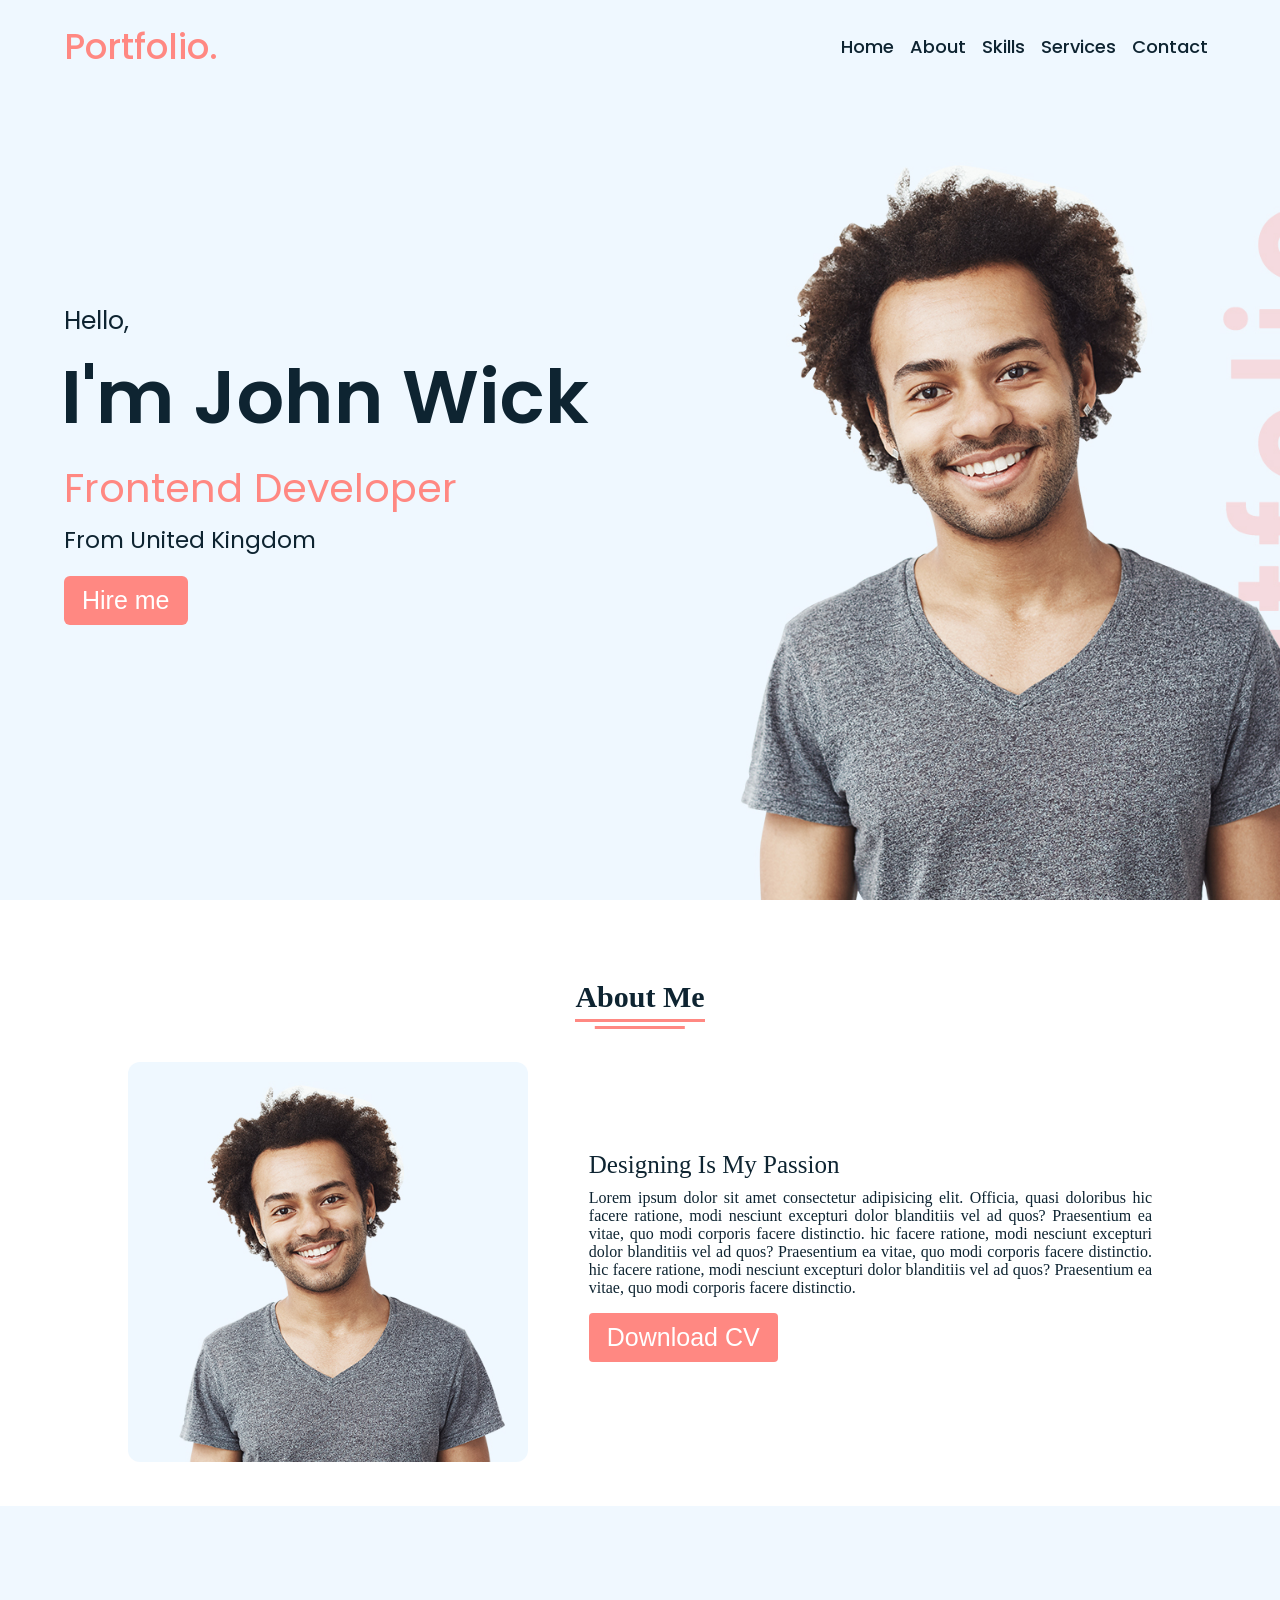
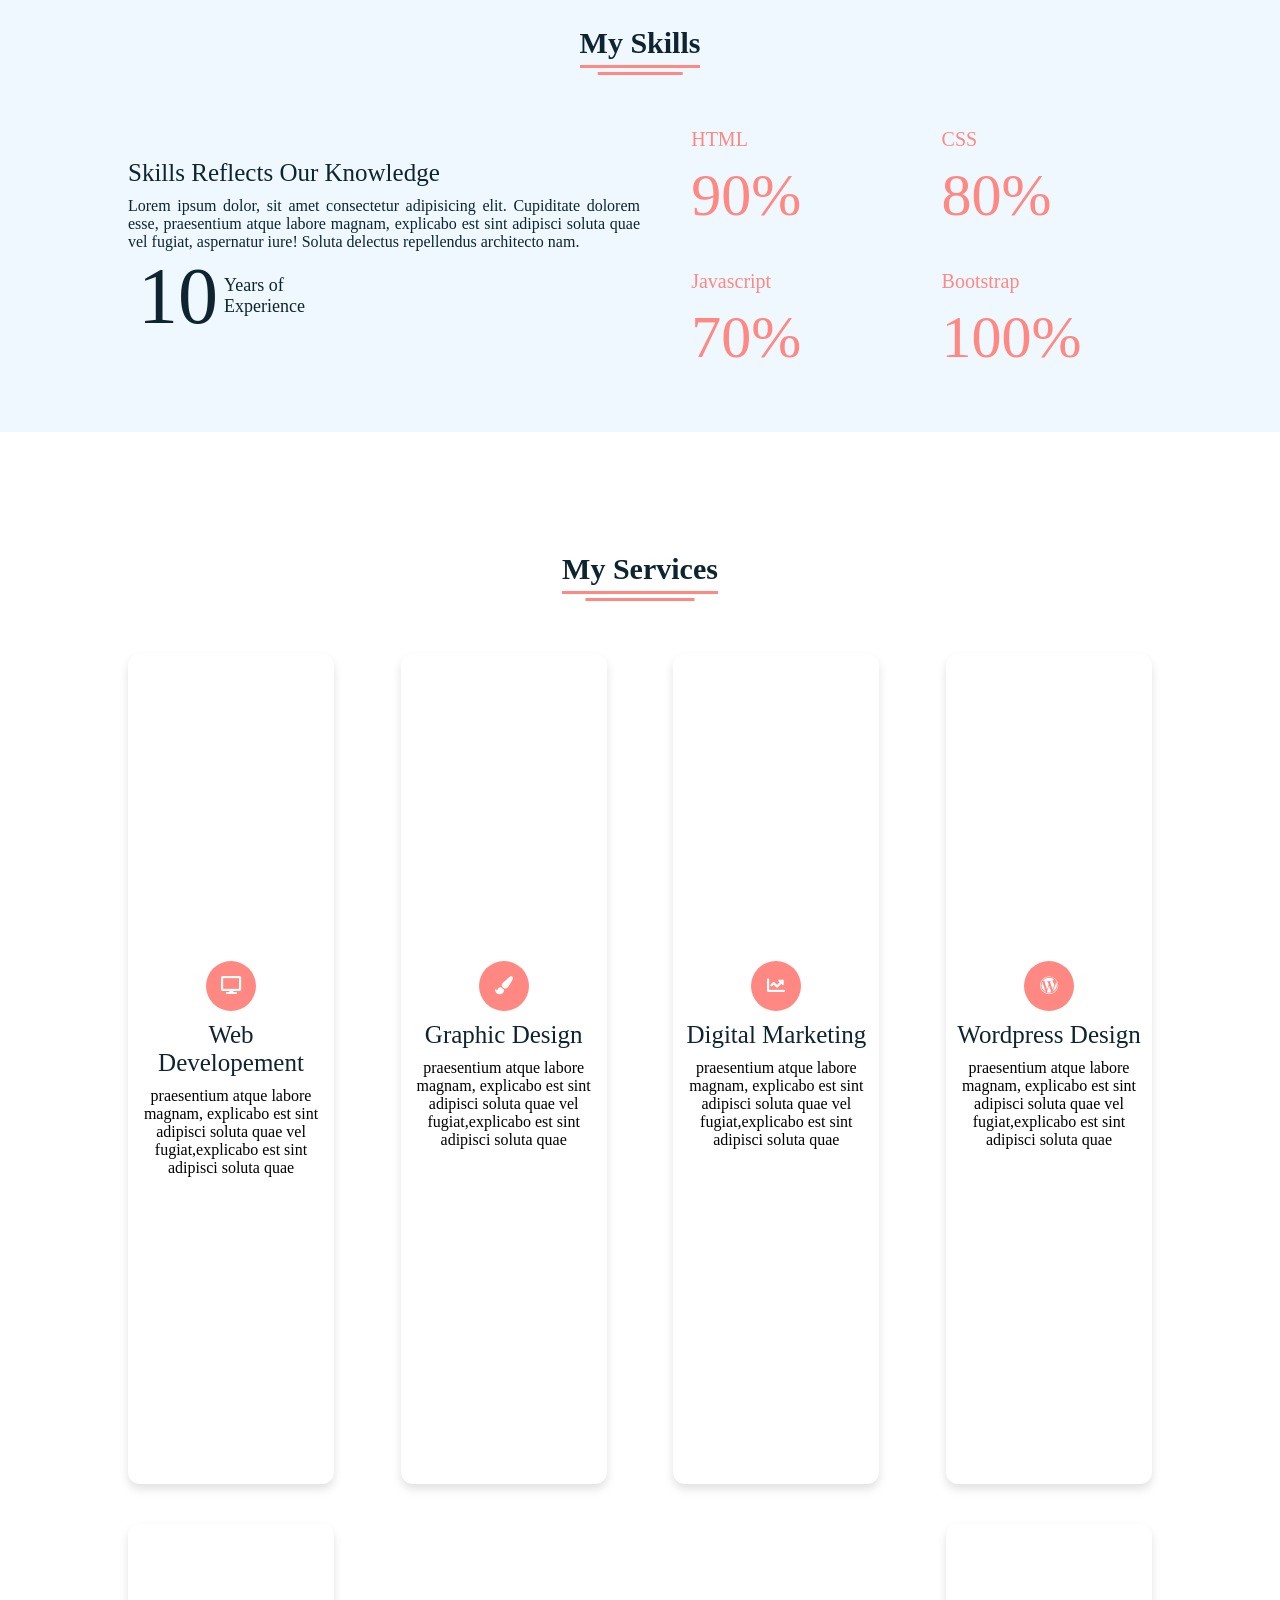
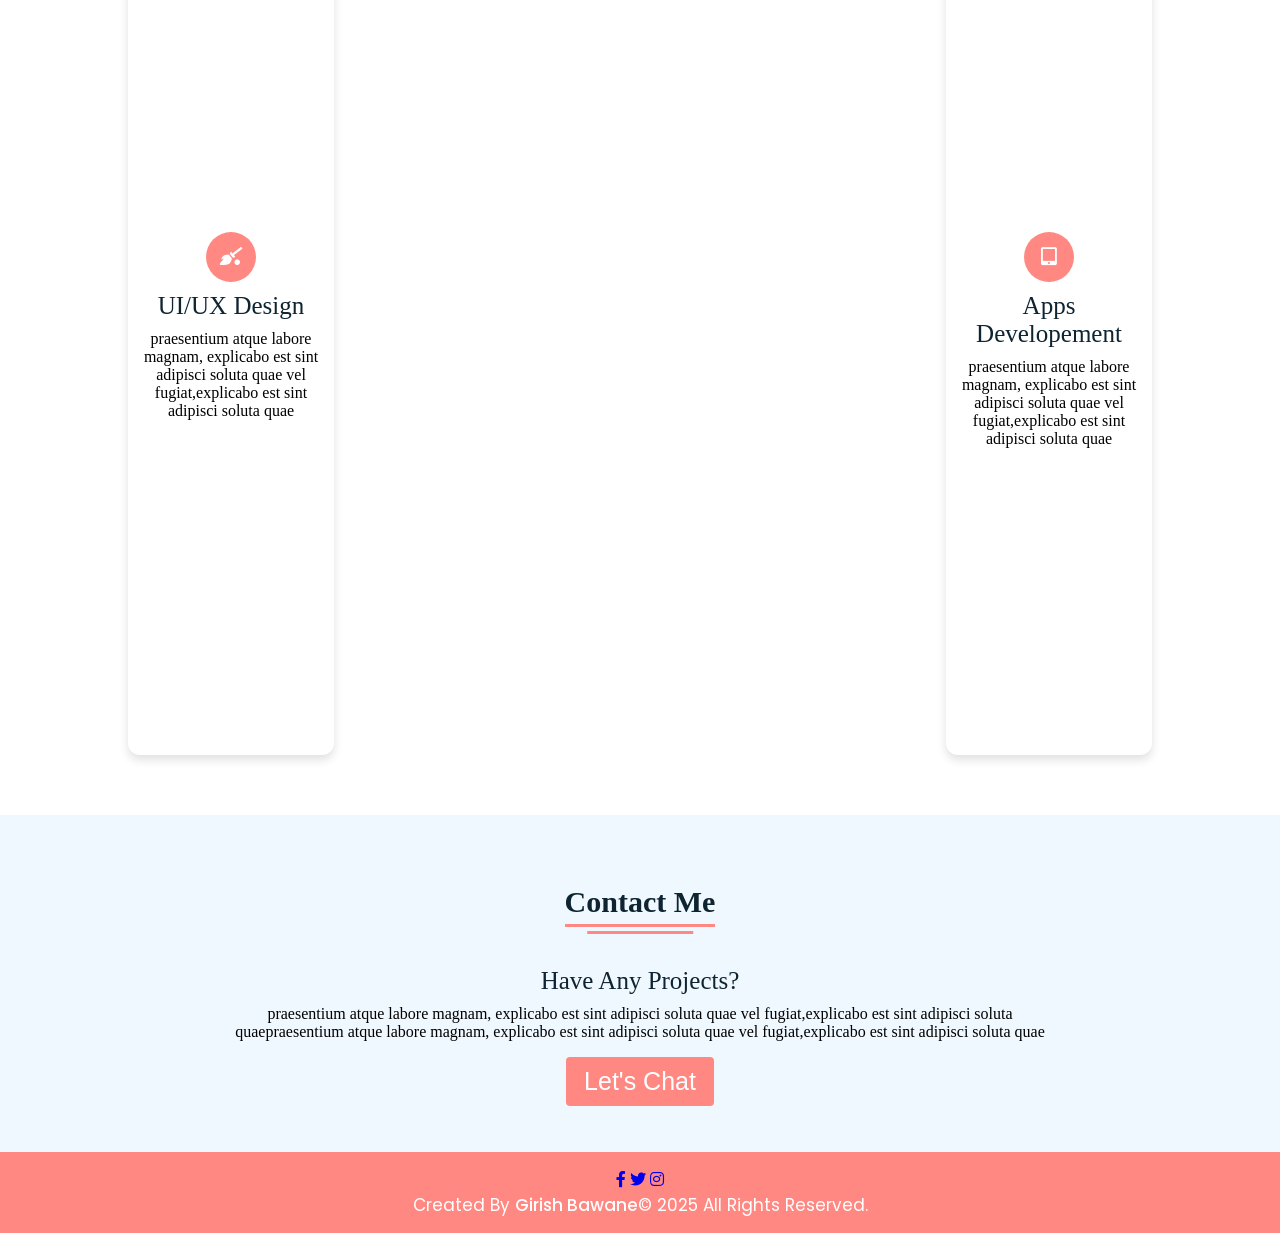
<file: Task - 1/index.html>
<!DOCTYPE html>
<html lang="en">
<head>
    <meta charset="UTF-8">
    <title> Responsive Landing Page using HTML CSS And Javascript</title>
    <link rel="stylesheet" href="style.css">
     <link rel="stylesheet" href="https://cdnjs.cloudflare.com/ajax/libs/font-awesome/5.15.2/css/all.min.css"/>
    <meta name="viewport" content="width=device-width, initial-scale=1.0">
</head>
<body>

    
     <div class="scroll-button">
        <a href="#home"><i class="fas fa-arrow-up"></i></a>
     </div>
<nav>
    <div class="navbar">
        <div class="logo"> <a href="#">Portfolio.</a></div>
        <ul class="menu" id="navLink">
            <li><a href="#home">Home</a></li>
            <li><a href="#about">About</a></li>
            <li><a href="#skills">Skills</a></li>
            <li><a href="#services">Services</a></li>
            <li><a href="#contact">Contact</a></li>
        </ul>
      <i class="fas fa-bars" id="menuOpen"></i>
      <i class="fas fa-times" id="menuClose"></i>
    </div>
      
  </nav>

 
   <section class="home" id="home">
    <div class="home-content">
        <div class="text"> 
<div class="text-one">Hello,</div>
<div class="text-two">I'm John Wick</div>
<div class="text-three">Frontend Developer</div>
<div class="text-four">From United Kingdom</div>
        </div>
        <div class="button">
            <button>Hire me</button>
        </div>
    </div>
   </section>


<section class="about" id="about">
    <div class="content">
        <div class="title"><span>About Me</span></div>
        <div class="about-details">
            <div class="left">
                <img src="images/about.jpg" alt="Portfolio">
            </div>
            <div class="right">
                <div class="topic">Designing Is My Passion</div>
                <p>Lorem ipsum dolor sit amet consectetur adipisicing elit. Officia, quasi doloribus
                     hic facere ratione, modi nesciunt excepturi dolor blanditiis vel ad quos? Praesentium
                      ea vitae, quo modi corporis facere distinctio.
                     hic facere ratione, modi nesciunt excepturi dolor blanditiis vel ad quos? Praesentium
                      ea vitae, quo modi corporis facere distinctio.
                       hic facere ratione, modi nesciunt excepturi dolor blanditiis vel ad quos? Praesentium
                      ea vitae, quo modi corporis facere distinctio.
                    </p>
                    <div class="button">
                        <button>Download CV</button>
                    </div>
            </div>
        </div>
    </div>
</section>

 <section class="skills" id="skills">
    <div class="content">
        <div class="title"><span>My Skills</span></div>
        <div class="skills-details">
            <div class="text">
                <div class="topic">Skills Reflects Our Knowledge</div>
                <p>Lorem ipsum dolor, sit amet consectetur adipisicing elit. Cupiditate dolorem esse,
                     praesentium atque labore magnam, explicabo est sint adipisci soluta quae vel fugiat, 
                     aspernatur iure! Soluta delectus repellendus architecto nam.</p>
                     <div class="experience">
                        <div class="num">10</div>
                        <div class="exp">Years of <br>Experience</div>
                     </div>
            </div>
            <div class="boxes">
                <div class="box">
                    <div class="topic">HTML</div>
                    <div class="per">90%</div>
                </div>
                 <div class="box">
                    <div class="topic">CSS</div>
                    <div class="per">80%</div>
                </div>
                 <div class="box">
                    <div class="topic">Javascript</div>
                    <div class="per">70%</div>
                </div>
                 <div class="box">
                    <div class="topic">Bootstrap</div>
                    <div class="per">100%</div>
                </div>
            </div>
        </div>
    </div>
 </section>
 
  <section class="services" id="services">
<div class="content">
    <div class="title"><span>My Services</span></div>
    <div class="boxes">
        <div class="box">
            <div class="icon">
                <i class="fas fa-desktop"></i>
            </div>
            <div class="topic">Web Developement</div>
            <p>praesentium atque labore magnam, explicabo est sint adipisci 
                soluta quae vel fugiat,explicabo est sint adipisci soluta quae</p>
        </div>
         <div class="box">
            <div class="icon">
                <i class="fas fa-paint-brush"></i>
            </div>
            <div class="topic">Graphic Design</div>
            <p>praesentium atque labore magnam, explicabo est sint adipisci 
                soluta quae vel fugiat,explicabo est sint adipisci soluta quae</p>
        </div>
         <div class="box">
            <div class="icon">
                <i class="fas fa-chart-line"></i>
            </div>
            <div class="topic">Digital Marketing</div>
            <p>praesentium atque labore magnam, explicabo est sint adipisci 
                soluta quae vel fugiat,explicabo est sint adipisci soluta quae</p>
        </div>
         <div class="box">
            <div class="icon">
                <i class="fab fa-wordpress"></i>
            </div>
            <div class="topic">Wordpress Design</div>
            <p>praesentium atque labore magnam, explicabo est sint adipisci 
                soluta quae vel fugiat,explicabo est sint adipisci soluta quae</p>
        </div>
         <div class="box">
            <div class="icon">
                <i class="fas fa-quidditch"></i>
            </div>
            <div class="topic">UI/UX Design</div>
            <p>praesentium atque labore magnam, explicabo est sint adipisci 
                soluta quae vel fugiat,explicabo est sint adipisci soluta quae</p>
        </div>
         <div class="box">
            <div class="icon">
                <i class="fas fa-tablet-alt"></i>
            </div>
            <div class="topic">Apps Developement</div>
            <p>praesentium atque labore magnam, explicabo est sint adipisci 
                soluta quae vel fugiat,explicabo est sint adipisci soluta quae</p>
        </div>
    </div>
</div>
  </section>


  
<section class="contact" id="contact">
    <div class="content">
        <div class="title"><span>Contact Me</span></div>
        <div class="text">
            <div class="topic">Have Any Projects?</div>
            <p>praesentium atque labore magnam, explicabo est sint adipisci 
                soluta quae vel fugiat,explicabo est sint adipisci soluta quaepraesentium atque labore magnam, explicabo est sint adipisci 
                soluta quae vel fugiat,explicabo est sint adipisci soluta quae</p>
                <div class="button">
                    <button>Let's Chat</button>
                </div>
        </div>
    </div>
</section>

 <footer>
     <div class="media-icons">
        <a href="#"><i class="fab fa-facebook-f"></i></a>
        <a href="#"><i class="fab fa-twitter"></i></a>
        <a href="#"><i class="fab fa-instagram"></i></a>
      </div>
    <div class="text">
        <span>Created By <a href="#">Girish Bawane</a>&#169; 2025 All Rights Reserved.</span>
    </div>
 </footer>
  <script src="script.js"></script>  
</body>
</html>
</file>
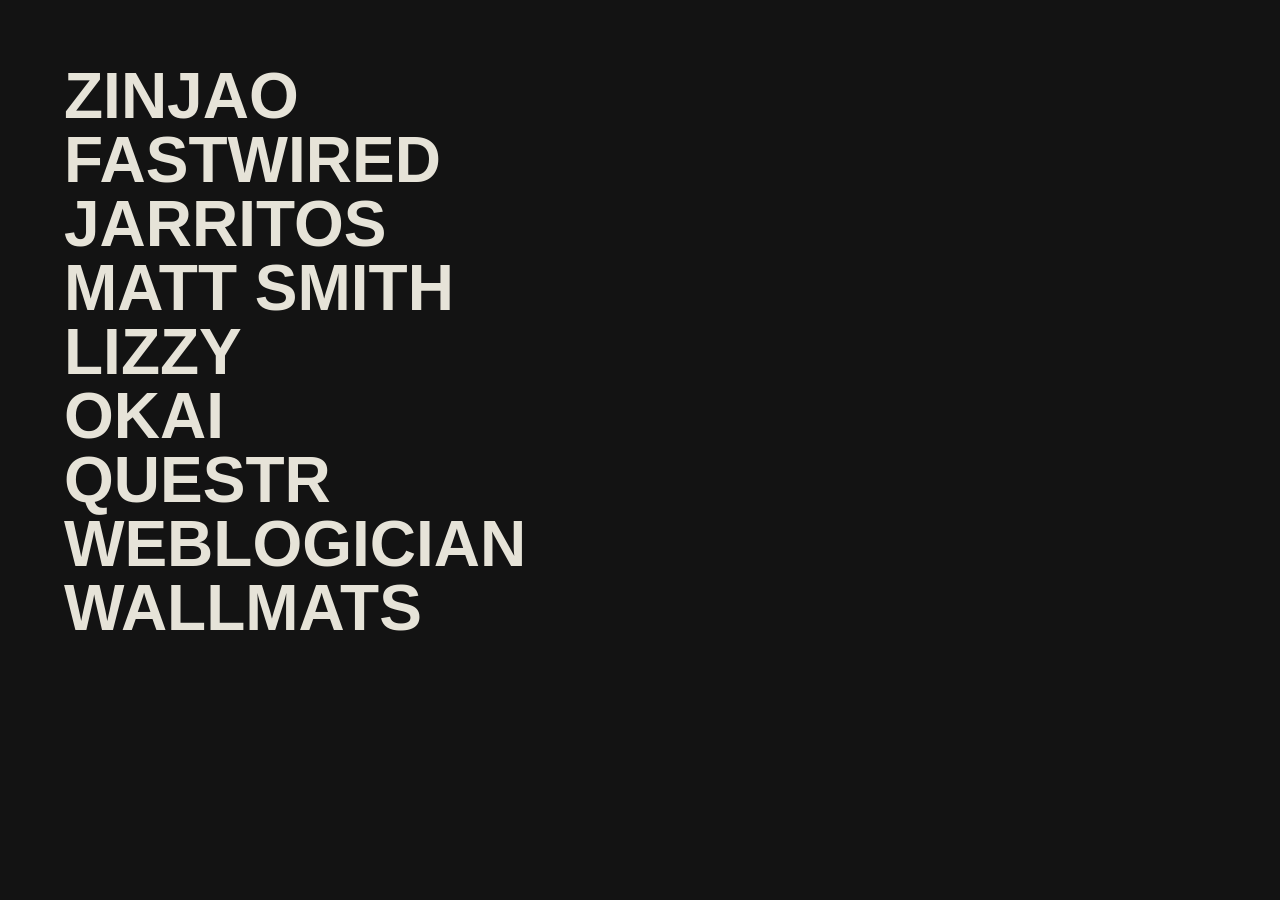
<file: Task - 2/Link Hover Animation/index.html>
<!DOCTYPE html>
<html lang="en">
<head>
    <meta charset="UTF-8">
    <meta name="viewport" content="width=device-width, initial-scale=1.0">
    <title>Link Hover Animation</title>
    <link rel="stylesheet" href="style.css">
</head>
<body>
    <div class="container">
<nav class="menu">
    <div class="menu_item">
<div class="menu_item-image_wrapper">
    <div class="menu_item-image_inner">
        <img src="assets/pexels-babydov-7787693.jpg" alt="" class="menu_item-image">
    </div>
</div>
<span class="menu_item-text">
    <span class="menu_item-innertext">Zinjao</span>
</span>
    </div>
     <div class="menu_item">
<div class="menu_item-image_wrapper">
    <div class="menu_item-image_inner">
        <img src="assets/pexels-brett-sayles-3532438.jpg" alt="" class="menu_item-image">
    </div>
</div>
<span class="menu_item-text">
    <span class="menu_item-innertext">Fastwired</span>
</span>
    </div>
 <div class="menu_item">
<div class="menu_item-image_wrapper">
    <div class="menu_item-image_inner">
        <img src="assets/pexels-cottonbro-4253312.jpg" alt="" class="menu_item-image">
    </div>
</div>
<span class="menu_item-text">
    <span class="menu_item-innertext">Jarritos</span>
</span>
    </div>
     <div class="menu_item">
<div class="menu_item-image_wrapper">
    <div class="menu_item-image_inner">
        <img src="assets/pexels-cottonbro-4974505.jpg" alt="" class="menu_item-image">
    </div>
</div>
<span class="menu_item-text">
    <span class="menu_item-innertext">Matt Smith</span>
</span>
    </div>
     <div class="menu_item">
<div class="menu_item-image_wrapper">
    <div class="menu_item-image_inner">
        <img src="assets/pexels-javon-swaby-197616-2814202.jpg" alt="" class="menu_item-image">
    </div>
</div>
<span class="menu_item-text">
    <span class="menu_item-innertext">Lizzy</span>
</span>
    </div>
     <div class="menu_item">
<div class="menu_item-image_wrapper">
    <div class="menu_item-image_inner">
        <img src="assets/pexels-jessbaileydesign-788946.jpg" alt="" class="menu_item-image">
    </div>
</div>
<span class="menu_item-text">
    <span class="menu_item-innertext">Okai</span>
</span>
    </div>
     <div class="menu_item">
<div class="menu_item-image_wrapper">
    <div class="menu_item-image_inner">
        <img src="assets/pexels-nardo-1870916-3574678.jpg" alt="" class="menu_item-image">
    </div>
</div>
<span class="menu_item-text">
    <span class="menu_item-innertext">Questr</span>
</span>
    </div>
     <div class="menu_item">
<div class="menu_item-image_wrapper">
    <div class="menu_item-image_inner">
        <img src="assets/pexels-pixabay-104842.jpg" alt="" class="menu_item-image">
    </div>
</div>
<span class="menu_item-text">
    <span class="menu_item-innertext">Weblogician</span>
</span>
    </div>
     <div class="menu_item">
<div class="menu_item-image_wrapper">
    <div class="menu_item-image_inner">
        <img src="assets/pexels-thisisengineering-3912514.jpg" alt="" class="menu_item-image">
    </div>
</div>
<span class="menu_item-text">
    <span class="menu_item-innertext">Wallmats</span>
</span>
    </div>
</nav>
    </div>
    <script src="https://cdnjs.cloudflare.com/ajax/libs/gsap/3.13.0/gsap.min.js" integrity="sha512-NcZdtrT77bJr4STcmsGAESr06BYGE8woZdSdEgqnpyqac7sugNO+Tr4bGwGF3MsnEkGKhU2KL2xh6Ec+BqsaHA==" crossorigin="anonymous" referrerpolicy="no-referrer"></script>
    <script src="script.js"></script>
</body>
</html>
</file>
<file: Task - 1/style.css>
@import url('https://fonts.googleapis.com/css2?family=Poppins:ital,wght@0,100;0,200;0,300;0,400;0,500;0,600;0,700;0,800;0,900;1,100;1,200;1,300;1,400;1,500;1,600;1,700;1,800;1,900&display=swap');
*{
margin:0;
padding: 0;
box-sizing: border-box;
text-decoration: none;
scroll-behavior: smooth;
}
:root{
    --primary-color:#ff8882;
    --black-color:#0E2431;
    --white-color:#fff;

}
body{
    font-family: 'poppins',sans-serif;
}
/* custom scrollbar css */
::-webkit-scrollbar{
    width: 10px;
}
::-webkit-scrollbar-track{
    background: #f1f1f1;
}
::-webkit-scrollbar-thumb{
    background: var(--primary-color);
    border-radius: 12px;
    transition: all 0.3s ease;
}
::-webkit-scrollbar-thumb:hover{
background: var(--primary-color);
}


nav{
    position:fixed;
    width: 100%;
    padding: 20px 0;
    z-index: 999;
    transition: all 0.3s ease;
}
nav.sticky{
    background: var(--white-color);
    padding: 13px 0;
}
nav .navbar{
    width: 90%;
    display: flex;
    justify-content: space-between;
    align-items: center;
    margin: auto;
}
nav .navbar .logo a{
    font-weight: 500;
    font-size: 35px;
    color: var(--primary-color);

}
nav .sticky .navbar .logo a{
    color: var(--primary-color);
}

nav .navbar .menu{
    display: flex;
    position: relative;
}
nav .navbar .menu li{
    list-style: none;
    margin: 0 8px;
}
nav .navbar .menu a{
    font-size: 18px;
    font-weight: 500;
    color: var(--black-color);
    padding: 6px 0;
    transition: all 0.4s ease;
}
nav .navbar .menu a:hover{
    color: rgb(232, 231, 239);
}
nav .sticky .menu a{
    color: var(--primary-color);
}
nav .sticky .menu a:hover{
    color: var(--black-color);
}
.navbar .media-icons a{
color: steelblue;
font-size: 18px;
margin: 0 6px;
}
nav .sticky .media-icons a{
    color: var(--white-color);
}



.home{
    height: 100vh;
    width: 100%;
    background: url("images/portfolio-man.jpg") no-repeat;
    background-size: cover;
    background-position: center center;
    background-attachment: fixed;
}
.home .home-content{
    width: 90%;
    height: 100%;
    margin: auto;
    display: flex;
    flex-direction: column;
    justify-content: center;
}
.home .text-one{
    font-size: 25px;
    color: var(--black-color);
}
.home .text-two{
    color: var(--black-color);
    font-size: 75px;
    font-weight: 600;
    margin-left: -3px;
}
.home .text-three{
    font-size: 40px;
    margin: 5px 0;
    color: var(--primary-color);
}
.home .text-four{
    font-size: 23px;
    margin: 5px 0;
    color: var(--black-color);
}
.home .button{
    margin: 14px 0;
}
.home .button button{
    outline: none;
    padding: 8px 16px;
    border-radius: 6px;
    font-size: 25px;
    font-weight: 400;
    background: var(--primary-color);
    color: var(--white-color);
    cursor: pointer;
    border: 2px solid transparent;
    transition: all 0.4s ease;
}
.home .button button:hover{
    border-color: var(--primary-color);
    background-color: var(--white-color);
    color: var(--primary-color);
}


section{
    padding-top: 40px;
}
section .content{
    width: 80%;
    margin: 40px auto;
    font-family: 'Poppins,sans-serif';
}
section .title{
    display: flex;
    justify-content: center;
    margin-bottom: 40px;
}
section .title span{
color: var(--black-color);
font-size: 30px;
font-weight: 600;
position: relative;
padding-bottom: 8px;
}
section .title span::before,
section .title span::after{
    content: '';
    position: absolute;
    height: 3px;
    width: 100%;
    background: var(--primary-color);
    left: 0;
    bottom: 0;
}
section .title span::after{
    bottom: -7px;
    width: 70%;
    left: 50%;
transform: translateX(-50%);
}
.about .about-details{
    display: flex;
    justify-content: space-between;
    align-items: center;
}
.about .about-details .left{
    width: 45px;
}
.about .left img{
    height: 400px;
    width: 400px;
    object-fit: cover;
    border-radius: 12px;
}
.about .about-details .right{
    width: 55%;
}
section .topic{
    color: var(--black-color);
    font-size: 25px;
    font-weight: 500;
    margin-bottom:10px;
}
.about-details .right p{
    text-align: justify;
    color: var(--black-color);
}
section .button{
    margin: 16px 0;
}
section .button button{
    outline: none;
    padding: 8px 16px;
    border-radius: 4px;
    font-size: 25px;
    font-weight: 400;
    background: var(--primary-color);
    color: var(--white-color);
    border: 2px solid transparent;
    cursor: pointer;
    transition: all 0.4s ease;
}
section .button button:hover{
    border-color: var(--primary-color);
    background-color: var(--white-color);
    color: var(--primary-color);
}


.skills{
    background: #f0f8ff;
}
.skills .content{
    padding:40px 0;
}
.skills .skills-details{
    display: flex;
    justify-content: space-between;
    align-items: center;
}
.skills-details .text{
    width: 50%;
}
.skills-details p{
    color: var(--black-color);
    text-align: justify;
}
.skills .skills-details .experience{
    display: flex;
    align-items: center;
    margin: 0 10px;
}
.skills-details .experience .num{
color: var(--black-color);
font-size: 80px;
}
.skills-details .experience .exp{
    color: var(--black-color);
    margin-left: 20px;
    font-size: 18px;
    font-weight: 500;
    margin: 0 6px;
}
.skills-details .boxes{
    width: 45%;
    display: flex;
flex-wrap: wrap;
justify-content: space-between;
}
.skills-details .box{
    width: calc(100% / 2 - 20px);
    margin: 20px 0;
}
.skills-details .boxes .topic{
font-size: 20px;
color: var(--primary-color);
}
.skills-details .boxes .per{
    font-size: 60px;
    color: var(--primary-color);
}


.services .boxes{
    display: flex;
    flex-wrap: wrap;
    justify-content: space-between;
}
.services .boxes .box{
    margin: 20px 0;
    width: calc(100% / 4 - 50px);
    text-align: center;
    border-radius: 12px;
    padding: 30% 10px;
box-shadow: 0 5px 10px rgba(0, 0, 0, 0.12);
cursor: default;
transition: all 0.4s ease;
}
.services .boxes .box:hover{
    background: var(--primary-color);
    color: var(--white-color);
}
.services .boxes .box .icon{
    height: 50px;
    width: 50px;
    background: var(--primary-color);
    border-radius: 50%;
    text-align: center;
    line-height: 50px;
    font-size: 18px;
    color: var(--white-color);
    margin: 0 auto 10px auto;
    transition: all 0.4s ease;
}
.boxes .box:hover .icon{
    background: var(--white-color);
    color: var(--primary-color);
}
.services .boxes .box:hover .topic,
.services .boxes .box:hover p{
    color: var(--white-color);
    transition: all 0.4s ease;

}

.contact{
    background: #f0f8ff;
}
.contact .content{
    margin: 0 auto;
    padding: 30px 0;
}
.contact .text{
    width: 80%;
    text-align: center;
    margin: auto;
}


footer{
    background: var(--primary-color);
    padding: 15px 0;
    text-align: center;
    font-family: 'Poppins', sans-serif;
}
footer .text span{
    font-size: 17px;
    font-weight: 400;
    color: var(--white-color);
}
footer .text span a{
    font-weight: 500;
    color: var(--white-color);
}
footer .text span a:hover{
    text-decoration: underline;
}


.scroll-button a{
    position:fixed;
    bottom: 20px;
    right: 20px;
    color: var(--primary-color);
    background: var(--white-color);
    padding: 10px 12px;
    font-size: 18px;
    border-radius: 6px;
    box-shadow: rgba(0, 0, 0, 0.15);
    display: none;
}
#menuOpen, #menuClose{
    cursor: pointer;
    display: none;
}


 @media(max-width:1190px){
    section .content{
        width: 85%;
    }
    #navLink{
        display: none;
     }
        #menuOpen{
            display: block;
        }
        .menu{
            justify-content: space-between;
            align-items: center;
            display: left;
            flex-direction: column;

        }
 
}
@media(max-width:1000px){
    .about .about-details{
        justify-content: center;
        flex-direction: column;
    }
.about .about-details .left{
display: flex;
justify-content: center;
width: 100%;
}
.about .about-details .right {
    width: 90%;
    margin: 40px 0;
}
.services .boxes .box{
    margin: 20px 0;
    width: calc(100% / 2 - 20px);
}
}
@media(max-width: 900px){
  .about .left img{
    height: 350px;
    width: 350px;
  }  

}

@media(max-width: 750px){
  nav .navbar{
    width: 90%;
  }
   ul .menu{
    position: fixed;
    left: -100%;
    top: 0;
    background: var(--primary-color);
    height: 100vh;
    max-width: 400px;
    width: 100%;
    padding-top: 60px;
    flex-direction: column;
    align-items: center;
    transition: all 0.5s ease;
  }  
  
  nav .navbar .menu a{
font-size: 23px;
display: block;
color: var(--black-color);
margin: 10px 0;
  }
  nav.sticky .menu a:hover{
    color: var(--primary-color);
  }
  nav .navbar .media-icons{
    display: none;
  }
 
  .home .text-two{
    font-size: 65px;
  }
  .home .text-three{
    font-size: 35px;
  }

  .skills .skills-details{
    align-items: center;
    justify-content: center;
    flex-direction: column;
  }
.skills-details .text{
    width: 100%;
    margin-bottom: 50px;
}
.skills-details .boxes{
justify-content: center;
align-items: center;
width: 100%;
}

.services .boxes .box{
    margin: 20px;
    width: 100%;

}
.contact .text{
    width: 100%;
}
}






@media(max-width:500px){
    .home .text-two{
        font-size: 55px;
    }
      .home .text-three{
        font-size: 33px;
    }

    .skills-details .boxes .per{
        font-size: 50px;
        color: var(--primary-color);

    }
}
</file>
<file: Task - 2/Link Hover Animation/style.css>
*{
    margin: 0;
    padding: 0;
    box-sizing: border-box;
}

body{
    width: 100%;
    height: 100vh;
    background: #131313;
    padding: 4em;
    overflow: hidden;
}

.menu_item {
    width: max-content;
}

.menu_item-image_wrapper {
    position: fixed;
    top: 50%;
    left: 50%;
    transform: translate(-50%, -50%);
    width: 600px;
    height: 400px;
    pointer-events: none;
    opacity: 0;
}
.menu_item-image_inner,
.menu_item-image_inner .menu_item-image {
position: absolute;
left: 0;
top: 0;
height: 100%;
width: 100%;
object-fit: cover;
}

.menu_item-text {
    position: relative;
    font-family: "OTF Glusp", sans-serif;
    font-weight: 700;
    text-transform: uppercase;
    font-size: 5vw;
    line-height: 1;
    color: #e6e3d8;
    opacity: 1;
    transition: opacity 350ms ease;
    white-space: nowrap;
    overflow: hidden;
    cursor: pointer;
}

.menu_item:hover .menu_item-text {
    color: #c24628;
}

.menu_item:hover .menu_item-image_wrapper {
    z-index: -2;
}
</file>
